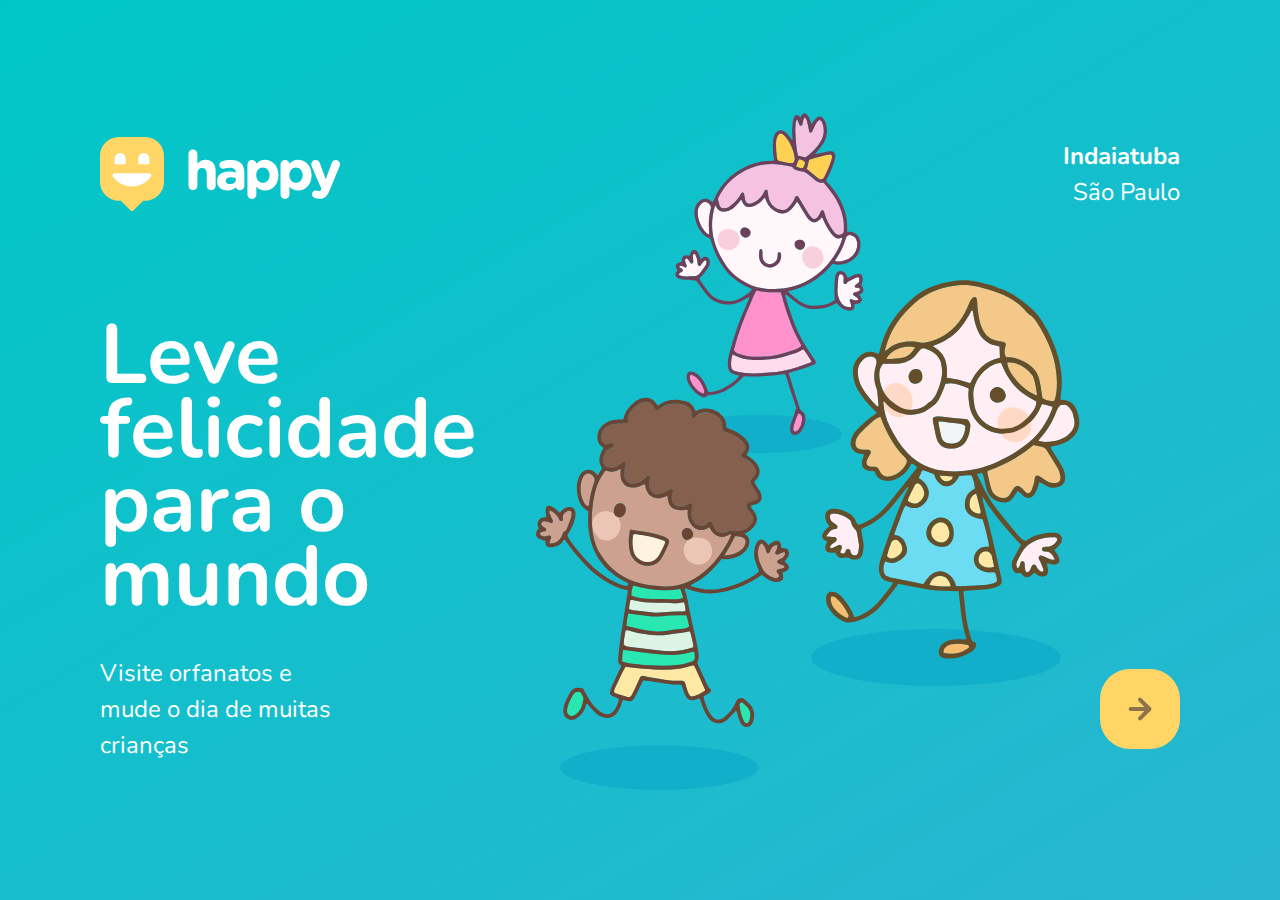
<file: index.html>
<!DOCTYPE html>
<html lang="pt_BR">
  <head>
    <meta charset="UTF-8" />
    <meta name="viewport" content="width=device-width, initial-scale=1.0" />
    <title>Happy</title>

    <link rel="icon" href="./public/images/logo-icon.png" />

    <link rel="stylesheet" href="./public/css/main.css" />
    <link rel="stylesheet" href="./public/css/animation.css" />
    <link rel="stylesheet" href="./public/css/page-landing.css" />

    <link href="https://fonts.googleapis.com/css2?family=Nunito:wght@400;600;800&display=swap" rel="stylesheet">
  </head>
  <body>
    <div id="page-landing">
      <div id="container">
        <header>
          <img 
          class="animate-up"
          id="logo" 
          src="./public/images/logo.svg" 
          alt="Logomarca de Happy" />

          <div class="location animate-up">
            <strong>Indaiatuba</strong>
            <p>São Paulo</p>
          </div>
        </header>

        <main>
          <h1 class="animate-up">Leve felicidade para o mundo</h1>

          <section class='visit'>
            <p class="animate-up">Visite orfanatos e mude o dia de muitas crianças</p>

            <a href="#" title="Visite orfanatos" class="animate-up">
              <img src="./public/images/arrow.svg" alt="Ir para o mapa" />
            </a>
          </section>
        </main>
      </div>
    </div>
  </body>
</html>

<!-- 
    HTML
    Hypertext
        Hipertexto
            textos com redirecionamento para outros conteúdos

    Markup
        Marcação <tags>
            

    Language
        Linguagem
-->
</file>
<file: public/css/main.css>
* {
  margin: 0;
  padding: 0;
  box-sizing: border-box;
}

body {
  height: 100vh;
  color: white;
}

:root {
  font-size: 62.5%;
}

body,
input,
button,
textarea {
  font: 400 1.8rem/1 "Nunito", sans-serif;
}
</file>
<file: public/css/animation.css>
/* animaçoes */
@keyframes up {
  from {
    opacity: 0;
    transform: translateY(16px);
  }

  to {
    opacity: 1;
    transform: translateY(0);
  }
}

@keyframes right{
  from {
    transform: translateX(-100%);
  }
  to{
    transform: translateX(0);
  }
}

.animate-up {
  animation-name: up;
  animation-duration: 300ms;
  animation-fill-mode: backwards;
}

.animate-right {
  animation-name: right;
  animation-duration: 300ms;
}
</file>
<file: public/css/page-landing.css>
#page-landing {
  background: linear-gradient(329.54deg, #29b6d1 0%, #00c7c7 100%);

  text-align: center;
  min-height: 100vh;

  display: flex;
}

#container {
  margin: auto;

  width: min(90%, 112rem);
}

.location,
h1,
.visit p {
  height: 16vh;
}

#logo {
  animation-delay: 50ms;
}

.location {
  animation-delay: 100ms;
}

main h1 {
  animation-delay: 150ms;
  font-size: clamp(4rem, 8vw, 8.4rem);
}

.visit p {
  animation-delay: 200ms;
}

.visit a {
  width: 8rem;
  height: 8rem;
  background: #ffd666;

  border: none;
  border-radius: 3rem;
  display: flex;
  align-items: center;
  justify-content: center;

  margin: auto;

  transition: background 0.2ms;

  animation-delay: 250ms;
}

.visit a:hover {
  background: #96feff;
}

/* desktop version */

@media (min-width: 760px) {
  #container {
    padding: 5rem 2rem;
    /* shorthand background: image repeat position / size */
    background: url("../images/bg.svg") no-repeat 80% /
      clamp(30rem, 54vw, 56rem);
  }
  header {
    display: flex;
    align-items: center;
    justify-content: space-between;
  }

  .location,
  h1,
  .visit p {
    height: initial;
    text-align: initial;
  }

  .location {
    text-align: right;
    font-size: 2.4rem;
    line-height: 1.5;
  }

  main h1 {
    font-weight: bold;
    line-height: 0.88;

    margin: clamp(10%, 9vh, 12%) 0 4rem;

    width: min(300px, 80%);
  }

  .visit {
    display: flex;
    align-items: center;
    justify-content: space-between;
  }

  .visit p {
    font-size: 2.4rem;
    line-height: 1.5;
    width: clamp(20rem, 20vw, 30rem);
  }

  .visit a {
    margin: initial;
  }
}
</file>
